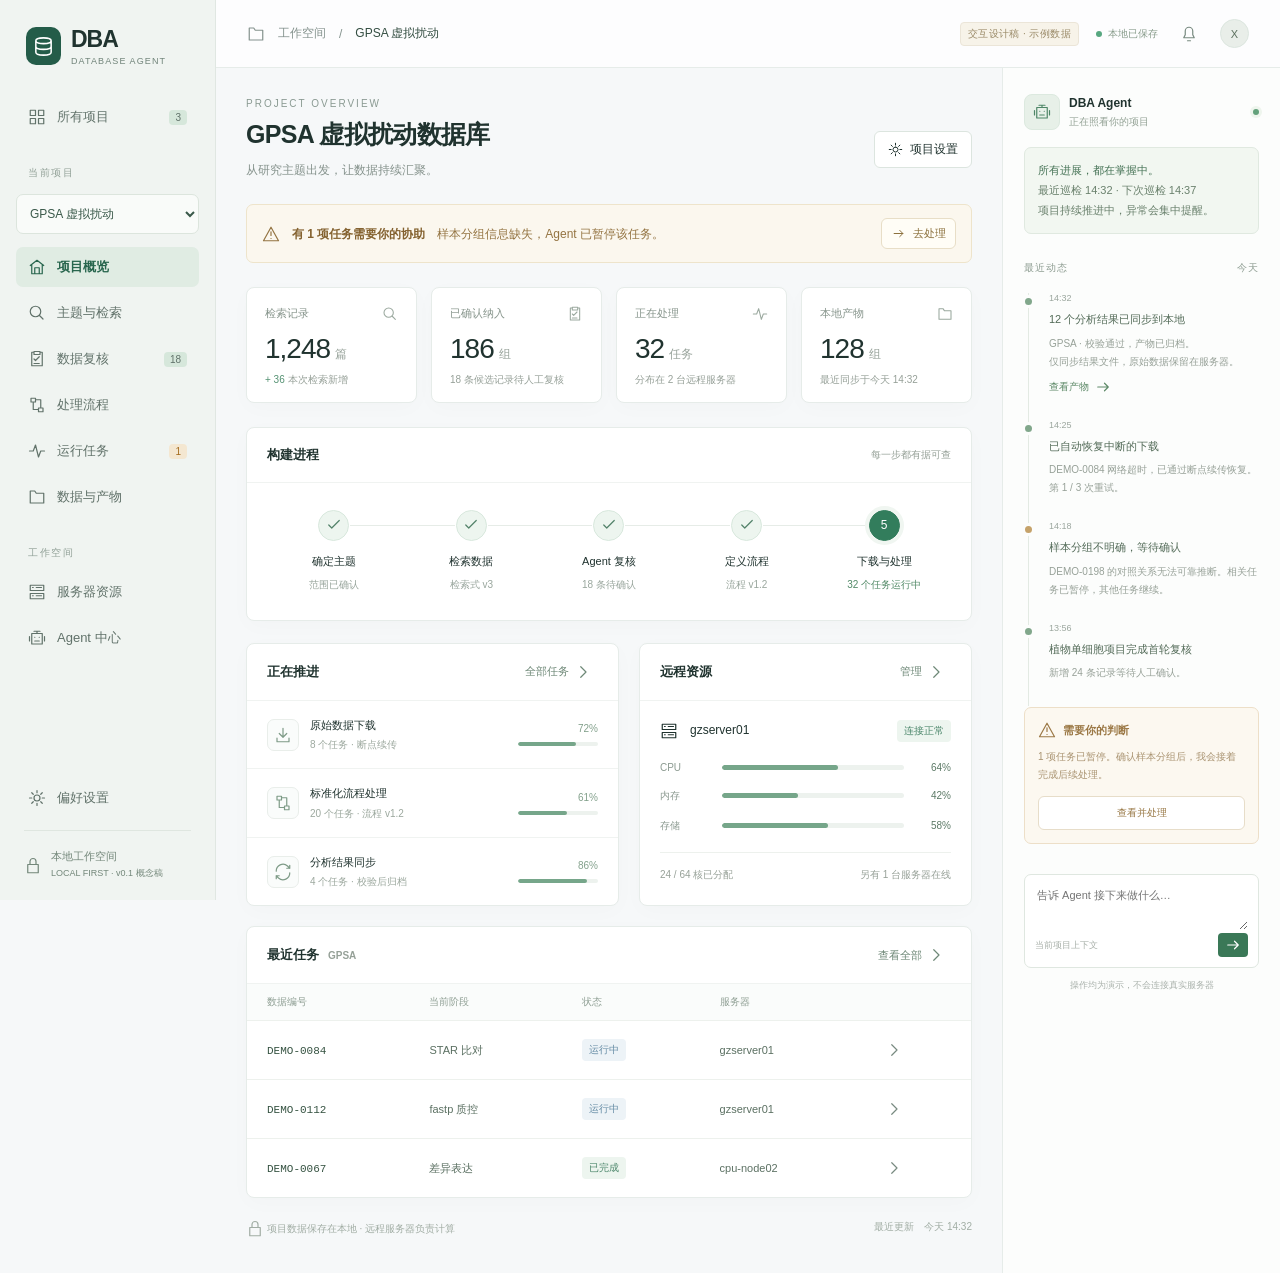
<file: design/DBA_design_package/index.html>
<!doctype html><html lang="zh-CN"><head><meta charset="UTF-8"><meta name="viewport" content="width=device-width,initial-scale=1"><title>DBA · 数据库构建工作台</title><style>
:root{--bg:#f6f8f9;--white:#fff;--ink:#20332f;--muted:#84908d;--line:#e6ece9;--green:#237c63;--soft:#eaf4ef;--orange:#be7c27;--red:#c16a58;--shadow:0 5px 22px #213b3005}*{box-sizing:border-box}body{margin:0;font-family:Inter,"PingFang SC","Microsoft YaHei",sans-serif;color:var(--ink);font-size:13px;background:var(--bg)}button,input,select,textarea{font:inherit}button{cursor:pointer;transition:.18s}button:hover{filter:brightness(.97)}button:focus-visible,input:focus-visible,textarea:focus-visible,select:focus-visible{outline:2px solid #419f82;outline-offset:3px}button{color:inherit}button:disabled{opacity:.5;cursor:not-allowed}svg{width:18px;height:18px;vertical-align:middle;fill:none;stroke:currentColor;stroke-width:1.6;stroke-linecap:round;stroke-linejoin:round}.app{min-height:100vh;display:grid;grid-template-columns:216px minmax(0,1fr)}.sidebar{background:#f0f4f1;border-right:1px solid #e0e7e2;padding:26px 16px 18px;display:flex;flex-direction:column;position:fixed;width:216px;height:100vh;z-index:5}.brand{display:flex;align-items:center;gap:10px;padding:0 10px 28px}.logo{display:grid;place-items:center;width:35px;height:38px;background:#245c49;color:white;border-radius:10px}.logo svg{width:23px;height:23px}.brand strong{font-size:23px;letter-spacing:-1px}.brand small{font-size:9px;display:block;letter-spacing:1.1px;color:#71847a;margin-top:3px}.nav{display:flex;gap:11px;align-items:center;border:0;background:none;width:100%;padding:11px 12px;text-align:left;border-radius:7px;margin:3px 0;color:#61726a;position:relative}.nav.active{background:#e0ece3;color:#28664e;font-weight:600}.nav .count{margin-left:auto;font-size:10px;background:#d6e7db;padding:2px 6px;border-radius:4px}.nav .warn-count{background:#f4e7d1;color:#a56d20}.label{font-size:10px;letter-spacing:1.5px;color:#91a097;padding:26px 12px 9px;text-transform:uppercase}.project-selector{width:100%;border:1px solid #dce5dd;padding:11px 9px;background:#f9fbf9;border-radius:7px;color:#3a594a;margin:5px 0 10px;font-size:12px}.sidebar-bottom{margin-top:auto;padding-top:28px}.local{border-top:1px solid #dfe6e0;margin:12px 8px 0;padding-top:18px;display:flex;gap:9px;align-items:center;font-size:11px;color:#73877a}.dot{display:inline-block;width:6px;height:6px;background:#57a780;border-radius:50%;margin-right:6px}.shell{grid-column:2;min-width:0}.topbar{height:68px;background:#ffffffcc;border-bottom:1px solid var(--line);display:flex;align-items:center;justify-content:space-between;padding:0 31px;gap:12px}.crumb{color:#84928d;font-size:12px;display:flex;gap:13px;align-items:center}.crumb strong{font-weight:500;color:#344e42}.top-right{display:flex;gap:17px;align-items:center}.prototype{font-size:10px;letter-spacing:.4px;color:#9a8a68;background:#f7f3e9;border:1px solid #ebe5d8;padding:4px 7px;border-radius:4px}.avatar{display:grid;place-items:center;width:29px;height:29px;border:1px solid #dce6df;border-radius:50%;background:#e9eee9;font-size:11px;color:#5d715f}.layout{display:grid;grid-template-columns:minmax(0,1fr) 278px;min-height:calc(100vh - 68px)}main{padding:30px;min-width:0}.eyebrow{font-size:10px;color:#8a9a92;letter-spacing:2px;text-transform:uppercase;margin:0 0 9px}.page-title{display:flex;align-items:center;justify-content:space-between;gap:12px;margin-bottom:24px}.page-title h1{font-size:25px;letter-spacing:-.7px;margin:0 0 9px;font-weight:600}.page-title p{margin:0;color:#85928c;font-size:12px;line-height:1.7}.button{display:inline-flex;align-items:center;justify-content:center;gap:7px;border:1px solid #dce5df;background:white;border-radius:6px;padding:9px 13px;font-size:12px;white-space:nowrap}.button.primary{background:#287859;border-color:#287859;color:white}.button.soft{background:#edf5ef;border-color:#dfeae2;color:#367657}.button.small{padding:6px 9px;font-size:11px}.button svg{width:15px;height:15px}.icon-button{border:0;background:none;padding:5px;color:#788a80;display:inline-flex;align-items:center}.badge{font-size:10px;border-radius:4px;padding:4px 7px;display:inline-block;white-space:nowrap;color:#4b866a;background:#edf5ef}.badge.orange{color:#ac7a2e;background:#fbf2e3}.badge.blue{color:#648ba4;background:#edf3f7}.badge.gray{color:#8a9490;background:#f1f4f2}.badge.red{color:#b76b59;background:#faece7}.notice{background:#fbf7ee;border:1px solid #eee4cb;border-radius:7px;display:flex;align-items:center;gap:12px;padding:13px 15px;margin-bottom:24px;color:#947442;font-size:12px;line-height:1.5}.notice strong{color:#846230;font-weight:600}.notice .button{margin-left:auto;background:#fffdf6;border-color:#e8dec7;color:#8c713d}.notice svg{flex-shrink:0}.stats{display:grid;grid-template-columns:repeat(4,1fr);gap:14px;margin-bottom:24px}.stat{background:white;border:1px solid var(--line);border-radius:8px;padding:18px 18px 15px;box-shadow:var(--shadow)}.stat-top{display:flex;align-items:center;justify-content:space-between;font-size:11px;color:#87958c}.stat-top svg{color:#9ba99f;width:16px;height:16px}.stat-value{font-size:28px;font-weight:500;letter-spacing:-1px;margin:11px 0 8px;font-variant-numeric:tabular-nums}.stat-value small{font-size:12px;color:#99a49c;letter-spacing:0;margin-left:5px}.stat-note{font-size:10px;color:#96a098}.stat-note .positive{color:#559273}.card{background:white;border:1px solid var(--line);border-radius:8px;margin-bottom:22px;box-shadow:var(--shadow);overflow:hidden}.card-head{display:flex;justify-content:space-between;align-items:center;padding:18px 20px;border-bottom:1px solid #f0f3f1}.card-head h2{margin:0;font-size:13px;font-weight:600;display:flex;gap:9px;align-items:center}.card-head small{font-size:10px;color:#95a097}.text-button{border:0;background:none;font-size:11px;color:#6e8877;display:flex;gap:5px;align-items:center}.stepper{display:flex;padding:26px 18px 27px;gap:0}.step{flex:1;position:relative;text-align:center;cursor:pointer;min-width:0;background:none;border:0}.step:after{content:"";height:1px;background:#e6ece7;position:absolute;top:16px;left:62%;width:76%}.step:last-child:after{display:none}.step-num{margin:0 auto 13px;width:31px;height:31px;display:grid;place-items:center;border-radius:50%;background:#f3f5f3;color:#a6afa8;border:1px solid #e6ece6;font-size:12px;position:relative;z-index:1}.step.done .step-num{background:#edf5ef;border-color:#d8e8dd;color:#528269}.step.current .step-num{background:#327d5c;border-color:#327d5c;color:white;box-shadow:0 0 0 4px #f0f6f1}.step strong{font-size:11px;font-weight:500;display:block;margin-bottom:7px}.step small{font-size:10px;color:#99a69d}.step.current small{color:#518966}.two-col{display:grid;grid-template-columns:1.12fr 1fr;gap:20px}.two-col>.card{margin-bottom:20px}.task-row{display:flex;align-items:center;gap:11px;padding:16px 20px;border-bottom:1px solid #f0f3f1}.task-row:last-child{border:0}.tile-icon{width:32px;height:32px;border:1px solid #e9eeea;border-radius:7px;display:grid;place-items:center;color:#7e9b87;background:#fafcfb;flex-shrink:0}.row-main{flex:1;min-width:0}.row-main strong{font-size:11px;font-weight:500;display:block;line-height:1.5}.row-main small{font-size:10px;color:#9ca89e;display:block;margin-top:5px}.progress{height:4px;border-radius:4px;background:#edf2ee;overflow:hidden}.progress>i{height:100%;display:block;background:#76a68a;border-radius:4px}.progress.small{width:80px}.resource{padding:19px 20px}.resource-title{display:flex;align-items:center;justify-content:space-between;font-size:12px;margin-bottom:20px}.meter-row{display:grid;grid-template-columns:50px 1fr 35px;align-items:center;gap:12px;font-size:10px;color:#8b9a90;margin:16px 0}.meter-row .progress{height:5px}.meter-row b{font-weight:500;text-align:right;color:#5b7965}.resource-foot{display:flex;justify-content:space-between;font-size:10px;color:#97a198;border-top:1px solid #edf1ed;padding-top:15px;margin-top:19px}.table-wrap{overflow:auto}table{width:100%;border-collapse:collapse;white-space:nowrap}th{font-size:10px;text-align:left;font-weight:400;color:#90a095;background:#fafcfb;padding:11px 20px;border-bottom:1px solid #edf1ed}td{font-size:11px;padding:15px 20px;border-bottom:1px solid #edf1ed;color:#5b7062}tr:last-child td{border-bottom:0}td strong{color:#365342;font-weight:500}td small{display:block;color:#9aa69e;font-size:10px;margin-top:5px}.aside{background:#fcfdfc;border-left:1px solid var(--line);padding:26px 21px;display:flex;flex-direction:column}.agent-heading{display:flex;align-items:center;gap:9px;margin-bottom:17px}.agent-logo{background:#e7f0e8;color:#4e8667;border:1px solid #dce9df;border-radius:8px;padding:8px;display:flex}.agent-heading strong{display:block;font-size:12px;font-weight:600}.agent-heading small{font-size:10px;color:#93a295;display:block;margin-top:5px}.pulse{width:6px;height:6px;border-radius:50%;background:#63a17b;margin-left:auto;box-shadow:0 0 0 3px #eef5ed}.agent-summary{border:1px solid #e0e9e0;background:#f2f7f1;border-radius:7px;padding:13px;color:#69806c;font-size:11px;line-height:1.8}.agent-summary b{font-weight:500;color:#467356}.aside-label{font-size:10px;letter-spacing:1px;color:#8e9d92;margin:27px 0 18px;display:flex;justify-content:space-between}.timeline{position:relative}.event{padding:0 0 24px 20px;border-left:1px solid #e3eae3;position:relative;margin-left:4px}.event:before{content:"";position:absolute;width:7px;height:7px;background:#81a78b;border:3px solid #fcfdfc;border-radius:50%;left:-7px;top:2px}.event.warn:before{background:#c5a26a}.event time{font-size:9px;color:#9ba69e;display:block;margin-bottom:8px}.event strong{font-size:11px;font-weight:500;display:block;color:#536b58;margin-bottom:7px;line-height:1.5}.event p{font-size:10px;line-height:1.8;color:#97a198;margin:0}.event .text-button{margin-top:7px;padding:0;color:#5e8a68;font-size:10px}.help-card{border:1px solid #eddfc8;border-radius:7px;background:#fcf8f0;padding:13px;margin-top:1px}.help-card strong{font-size:11px;color:#9b7845;display:flex;gap:7px;align-items:center}.help-card p{font-size:10px;color:#aa9472;line-height:1.8;margin:9px 0 12px}.help-card .button{width:100%;background:white;border-color:#e7ddc9;color:#9a7a48;font-size:10px}.agent-input{margin-top:30px}.agent-input-box{border:1px solid #dfe7e0;background:white;border-radius:7px;padding:10px}.agent-input-box textarea{width:100%;height:45px;resize:vertical;border:0;background:none;font-size:11px;outline:none;line-height:1.6}.agent-input-footer{display:flex;justify-content:space-between;align-items:center;font-size:9px;color:#a8b0a9}.agent-input-footer button{border:0;background:#3a7857;color:white;border-radius:4px;padding:3px 6px}.bottom-note{text-align:center;font-size:9px;color:#aab2ac;margin-top:11px}.toolbar{display:flex;gap:10px;align-items:center;justify-content:space-between;margin-bottom:18px}.searchbox{padding:9px 12px;border:1px solid #dfe6df;border-radius:6px;background:white;font-size:11px;min-width:210px;color:#59715f}.tabs{display:flex;gap:4px;border-bottom:1px solid #e1e8e2;margin-bottom:20px}.tab{padding:11px 15px;border:0;background:none;color:#8b9b90;border-bottom:2px solid transparent;font-size:12px}.tab.active{color:#347555;border-color:#347555}.content-pad{padding:20px}.muted{color:#929f96;font-size:11px;line-height:1.8}.grid-projects{display:grid;grid-template-columns:repeat(2,minmax(0,1fr));gap:20px}.project-card{padding:23px;background:white;border:1px solid var(--line);border-radius:8px;text-align:left;display:block;width:100%}.project-card h2{font-size:17px;line-height:1.6;margin:16px 0 8px;font-weight:500}.project-card p{font-size:11px;color:#8e9f92;line-height:1.9;min-height:42px}.project-meta{display:flex;justify-content:space-between;font-size:10px;color:#889c8d;margin:22px 0 12px}.project-card.new{min-height:230px;border:1px dashed #cddbd0;display:flex;flex-direction:column;justify-content:center;align-items:center;background:#f4f8f4;color:#6e8d76}.form-grid{display:grid;grid-template-columns:1fr 1fr;gap:18px}.field{display:flex;flex-direction:column;gap:9px;margin-bottom:18px}.field label{font-size:11px;color:#637c6a}.field input,.field select,.field textarea{width:100%;border:1px solid #dce5dd;padding:10px 12px;border-radius:6px;background:white;line-height:1.6;color:#3e5b47;font-size:12px}.field textarea{resize:vertical;min-height:92px}.code{font-family:ui-monospace,SFMono-Regular,monospace;font-size:11px;line-height:1.9;color:#577c62;white-space:pre-wrap;word-break:break-word;background:#f5f8f5;border:1px solid #e7ede6;border-radius:6px;padding:16px;margin:0}.tags{display:flex;flex-wrap:wrap;gap:7px;margin:10px 0}.tag{padding:5px 8px;background:#f1f6f2;border:1px solid #e0e8df;border-radius:4px;font-size:10px;color:#79917e}.review-layout{display:grid;grid-template-columns:minmax(0,1fr) minmax(290px,1.05fr);gap:18px}.paper{display:block;width:100%;text-align:left;border:1px solid #e4ebe3;border-radius:7px;background:#fff;margin-bottom:10px;padding:16px}.paper.selected{border-color:#83a48b;background:#f5f9f5}.paper h3{font-size:12px;line-height:1.7;margin:10px 0 7px;font-weight:500}.paper small{font-size:10px;color:#9aa79d}.evidence{margin:18px 0;font-size:11px;color:#6e8474;line-height:1.9;border-left:2px solid #a5bea9;padding-left:13px}.decision{display:flex;gap:7px;flex-wrap:wrap}.flow-node{display:flex;align-items:center;gap:14px;padding:18px;border:1px solid #e1e8e0;border-radius:8px;background:white;position:relative;margin-bottom:23px}.flow-node:not(:last-child):after{content:"↓";position:absolute;bottom:-20px;left:32px;color:#a8b5a8;font-size:15px}.flow-number{height:30px;width:30px;border-radius:7px;background:#edf4ec;display:grid;place-items:center;color:#6c8b70;font-size:11px}.flow-node .row-main strong{font-size:12px}.flow-node code{font-size:10px;color:#93a594}.server-card{padding:20px;margin-bottom:16px;background:white;border:1px solid var(--line);border-radius:8px}.server-card h3{font-size:14px;margin:0 0 5px}.server-card .server-title{display:flex;justify-content:space-between;align-items:center}.large-grid{display:grid;grid-template-columns:1fr 1fr;gap:18px}.empty{padding:50px;text-align:center;color:#8c9d8f;line-height:2}.modal-backdrop{position:fixed;inset:0;z-index:50;background:#162a2266;backdrop-filter:blur(3px);display:flex;align-items:center;justify-content:center;padding:30px}.modal{width:590px;max-width:100%;max-height:90vh;overflow:auto;background:#fff;border-radius:12px;box-shadow:0 20px 100px #193b3033}.modal-head{padding:23px 26px 18px;border-bottom:1px solid var(--line);display:flex;justify-content:space-between;align-items:center}.modal-head h2{font-size:17px;margin:0;font-weight:500}.modal-body{padding:24px 26px}.modal-actions{display:flex;gap:9px;justify-content:flex-end;padding:16px 26px;border-top:1px solid var(--line);background:#fbfcfb}.toast{position:fixed;bottom:25px;left:50%;transform:translateX(-50%);background:#294f3e;color:#fff;padding:13px 20px;border-radius:8px;z-index:100;box-shadow:0 5px 30px #294f3e20;font-size:12px;max-width:85vw}.mono{font-family:ui-monospace,SFMono-Regular,monospace}.footer-line{font-size:10px;color:#a1ada4;display:flex;justify-content:space-between;margin:5px 0}.agent-chat{background:#edf4ed;padding:12px;border-radius:6px;font-size:11px;line-height:1.9;color:#65816c;margin-top:10px}.menu-toggle{display:none}.hide{display:none!important}@media(min-width:1600px){main{padding:36px 42px}.layout{grid-template-columns:minmax(0,1fr) 310px}.aside{padding:30px 26px}.stat{padding:22px}.stepper{padding:30px}.task-row{padding:20px}}@media(max-width:1220px){.layout{grid-template-columns:minmax(0,1fr) 244px}main{padding:23px}.aside{padding:24px 16px}.two-col{gap:14px}.stats{gap:9px}.stat{padding:15px 12px}.stat-value{font-size:25px}.app{grid-template-columns:190px minmax(0,1fr)}.sidebar{width:190px;padding:24px 12px}.review-layout{grid-template-columns:1fr}.page-title h1{font-size:23px}}@media(max-width:1040px){.aside{display:none}.layout{grid-template-columns:1fr}}@media(max-width:700px){.app{display:block}.sidebar{display:none}.sidebar.mobile{display:flex;width:216px;box-shadow:0 0 0 100vw #213d2266}.topbar{padding:0 16px}.top-right .prototype{display:none}.menu-toggle{display:inline-flex}.crumb{gap:6px;font-size:11px}main{padding:20px 16px}.page-title{align-items:flex-start}.page-title h1{font-size:21px}.stats{grid-template-columns:1fr 1fr}.two-col,.grid-projects,.large-grid,.form-grid{grid-template-columns:1fr}.stepper{padding:20px 7px}.step strong{font-size:10px}.step small{display:none}.notice{flex-wrap:wrap}.toolbar{flex-wrap:wrap}.searchbox{min-width:160px;max-width:100%}.tabs{overflow:auto;white-space:nowrap}.modal-backdrop{padding:15px}.page-title .button{padding:8px;font-size:10px}.footer-line{gap:10px}.top-right{gap:7px}}
</style></head><body><div id="app"></div><div id="modal-root"></div><div id="toast-root" aria-live="polite"></div><script>
const paths={database:'M4 6c0-4 16-4 16 0s-16 4-16 0Zm0 0v6c0 4 16 4 16 0V6M4 12v6c0 4 16 4 16 0v-6',grid:'M3 3h7v7H3zM14 3h7v7h-7zM3 14h7v7H3zM14 14h7v7h-7z',home:'M3 10 12 3l9 7M5 9v12h14V9M9 21v-8h6v8',search:'M20 20l-5-5M17 10a7 7 0 1 1-14 0 7 7 0 0 1 14 0',check:'m5 12 4 4L19 6',review:'M8 3H5v18h14V3h-3M8 2h8v4H8zM8 12l2 2 5-5M8 18h7',flow:'M4 3h6v5H4zM14 16h6v5h-6zM7 8v10h7M10 5h7v11',play:'m8 5 11 7-11 7z',server:'M3 3h18v7H3zM3 14h18v7H3zM6 6h1M6 17h1M11 6h7M11 17h7',folder:'M3 6V4h6l2 3h10v13H3z',agent:'M8 3h8M12 3v3M5 6h14v14H5zM2 10v6M22 10v6M9 11h.1M15 11h.1M9 16h6',settings:'M12 8a4 4 0 1 0 0 8 4 4 0 0 0 0-8M12 2v3M12 19v3M2 12h3M19 12h3M5 5l2 2M17 17l2 2M5 19l2-2M17 7l2-2',plus:'M12 5v14M5 12h14',arrow:'M5 12h14m-5-5 5 5-5 5',chevron:'m9 5 7 7-7 7',clock:'M12 8v5l3 2M22 12a10 10 0 1 1-20 0 10 10 0 0 1 20 0',alert:'m12 3 10 18H2zM12 9v5M12 18h.1',down:'M12 3v12m-5-5 5 5 5-5M4 16v5h16v-5',sync:'M3 11a9 9 0 0 1 15-7l3 3M21 3v4h-4M21 13A9 9 0 0 1 6 20l-3-3M3 21v-4h4',bell:'M5 17h14l-2-4V8a5 5 0 0 0-10 0v5zM10 21h4',close:'M6 6l12 12M18 6 6 18',terminal:'m5 6 5 5-5 5M12 17h7',file:'M5 2h9l5 5v15H5zM14 2v6h5M8 12h8M8 16h6',pause:'M8 5v14M16 5v14',menu:'M3 6h18M3 12h18M3 18h18',lock:'M5 10h14v11H5zM8 10V6a4 4 0 0 1 8 0v4',edit:'m15 3 6 6-12 12H3v-6zM12 6l6 6',activity:'M2 12h5l3-8 4 16 3-8h5'};
const I=n=>`<svg viewBox="0 0 24 24" aria-hidden="true"><path d="${paths[n]||paths.file}"/></svg>`;
const esc=s=>String(s).replace(/[&<>"']/g,c=>({'&':'&amp;','<':'&lt;','>':'&gt;','"':'&quot;',"'":'&#39;'}[c]));
const projects=[{name:'GPSA 虚拟扰动数据库',short:'GPSA 虚拟扰动',desc:'整合人类基因扰动转录组，构建可检索的表达响应数据库。',tag:'自动处理中',color:'',stage:4,n:1248,progress:72},{name:'植物单细胞图谱',short:'植物单细胞图谱',desc:'收集植物单细胞与单核测序研究，建立统一的数据资源目录。',tag:'待人工复核',color:'orange',stage:2,n:386,progress:36},{name:'作物表型与多组学',short:'作物表型与多组学',desc:'关联作物表型与多组学数据，整理可用于预测建模的数据集。',tag:'检索中',color:'blue',stage:1,n:214,progress:18}];
let st={page:'overview',project:0,filter:'pending',paper:0,decisions:{},paused:false,issue:false,query:'("gene perturbation" OR knockout OR knockdown OR CRISPRi OR RNAi)\nAND ("RNA-seq" OR transcriptome OR "gene expression")\nAND (human OR "Homo sapiens")',locked:true,workflow:['SRA Toolkit 3.1','fastp 0.24','STAR 2.7','featureCounts 2.0','DESeq2 1.46'],servers:[],message:'',newProjects:[]};
try{let saved=JSON.parse(localStorage.getItem('dba-design-v1'));if(saved)Object.assign(st,saved)}catch(e){};projects.push(...st.newProjects);if(st.projectMeta)projects.forEach((p,i)=>Object.assign(p,st.projectMeta[i]||{}));if(!projects[st.project])st.project=0;
function save(){st.projectMeta=projects.map(p=>({...p}));try{localStorage.setItem('dba-design-v1',JSON.stringify(st))}catch(e){}};
const papers=[{id:'DEMO-0142',title:'Transcriptomic profiling of TP53 loss in human epithelial cells',species:'Homo sapiens',cell:'A549',gene:'TP53',type:'CRISPR knockout',decision:'建议纳入',confidence:'高',reason:'包含明确的单基因扰动与匹配对照，提供原始 RNA-seq 数据。',quote:'演示摘要：对 TP53 敲除细胞及非靶向对照进行三次生物学重复的 RNA-seq 测序。',n:'6 个样本'},{id:'DEMO-0198',title:'Context-dependent transcriptional responses to MYC silencing',species:'Homo sapiens',cell:'多细胞系',gene:'MYC',type:'siRNA knockdown',decision:'需要确认',confidence:'中',reason:'检测到基因敲低实验，但对照样本的分组信息不完整。',quote:'演示摘要：对多个细胞系开展 MYC 沉默实验，数据附件未明确全部 control 与 treatment 的配对关系。',n:'12 个样本'},{id:'DEMO-0236',title:'Perturbation of chromatin regulators reshapes cell identity',species:'Homo sapiens',cell:'K562',gene:'多基因',type:'CRISPR screen',decision:'建议排除',confidence:'高',reason:'筛选数据为细胞存活率读出，不符合转录组数据要求。',quote:'演示摘要：通过 pooled CRISPR screen 定量测量细胞增殖与存活，不包含 RNA-seq 数据。',n:'未匹配 RNA-seq'}];
let jobRows=[['DEMO-0084','STAR 比对','运行中','68%','gzserver01'],['DEMO-0112','fastp 质控','运行中','42%','gzserver01'],['DEMO-0067','差异表达','已完成','100%','cpu-node02'],['DEMO-0198','样本分组','需要协助','—','gzserver01']];
const navs=[['overview','home','项目概览'],['search','search','主题与检索'],['review','review','数据复核'],['workflow','flow','处理流程'],['jobs','activity','运行任务'],['results','folder','数据与产物']];
const badge=(s,c='')=>`<span class="badge ${c}">${s}</span>`;
const btn=(s,act,cls='',icon='')=>`<button class="button ${cls}" onclick="${act}">${icon?I(icon):''}${s}</button>`;
const head=(ey,t,sub,action='')=>`<p class="eyebrow">${ey}</p><div class="page-title"><div><h1>${t}</h1><p>${sub}</p></div>${action}</div>`;
function go(page){st.page=page;save();render();window.scrollTo(0,0)}
const scopedKeys=['decisions','paper','filter','query','locked','workflow','params','resources','concurrency','organism','assay','criteria','notes','flowServer'];
function scopeSave(){st.scopes=st.scopes||{};st.scopes[st.project]=Object.fromEntries(scopedKeys.map(k=>[k,st[k]]));}
function scopeLoad(i){scopedKeys.forEach(k=>delete st[k]);Object.assign(st,{decisions:{},paper:0,filter:'pending',locked:i===0,workflow:i===0?['SRA Toolkit 3.1','fastp 0.24','STAR 2.7','featureCounts 2.0','DESeq2 1.46']:['SRA Toolkit','fastp','STARsolo','Scanpy','用户自定义'],query:i===1?'(plant OR Arabidopsis OR crop) AND ("single-cell" OR "single-nucleus" OR scRNA-seq OR snRNA-seq)':'',notes:{}},(st.scopes||{})[i]||{});}
function project(i){scopeSave();st.project=Number(i);scopeLoad(st.project);st.page='overview';save();render()}
function render(){const p=projects[st.project];document.getElementById('app').innerHTML=`<div class="app"><nav class="sidebar" aria-label="主导航"><div class="brand"><span class="logo">${I('database')}</span><div><strong>DBA</strong><small>DATABASE AGENT</small></div></div><button class="nav ${st.page==='projects'?'active':''}" onclick="go('projects')">${I('grid')}所有项目<span class="count">${projects.length}</span></button><div class="label">当前项目</div><select class="project-selector" aria-label="切换项目" onchange="project(this.value)">${projects.map((p,i)=>`<option value="${i}" ${i===st.project?'selected':''}>${esc(p.short)}</option>`).join('')}</select>${navs.map(([v,ico,n])=>`<button class="nav ${st.page===v?'active':''}" onclick="go('${v}')">${I(ico)}${n}${v==='review'?`<span class="count">${st.project===0?18-Object.keys(st.decisions).length:st.project===1?24-Object.keys(st.decisions).length:0}</span>`:v==='jobs'&&st.project===0&&!st.issue?'<span class="count warn-count">1</span>':''}</button>`).join('')}<div class="label">工作空间</div>${[['servers','server','服务器资源'],['agent','agent','Agent 中心']].map(([v,ico,n])=>`<button class="nav ${st.page===v?'active':''}" onclick="go('${v}')">${I(ico)}${n}</button>`).join('')}<div class="sidebar-bottom"><button class="nav" onclick="settings()">${I('settings')}偏好设置</button><div class="local">${I('lock')}<span>本地工作空间<br><small style="font-size:9px;line-height:2">LOCAL FIRST · v0.1 概念稿</small></span></div></div></nav><div class="shell"><header class="topbar"><div class="crumb"><button class="icon-button menu-toggle" onclick="document.querySelector('.sidebar').classList.toggle('mobile')" aria-label="导航菜单">${I('menu')}</button>${I('folder')}<span>工作空间</span><span>/</span><strong>${st.page==='projects'?'所有项目':esc(p.short)}</strong></div><div class="top-right"><span class="prototype">交互设计稿 · 示例数据</span><span style="font-size:10px;color:#889c8b"><i class="dot"></i>本地已保存</span><button class="icon-button" aria-label="通知" onclick="go('agent')">${I('bell')}</button><span class="avatar">X</span></div></header><div class="layout"><main>${st.project!==0&&['jobs','results'].includes(st.page)?emptyProjectPage():pages[st.page]?pages[st.page]():overview()}</main>${aside()}</div></div></div>`;}
function aside(){return `<aside class="aside"><div class="agent-heading"><span class="agent-logo">${I('agent')}</span><div><strong>DBA Agent</strong><small>${st.paused?'自动巡检已暂停':'正在照看你的项目'}</small></div><i class="pulse"></i></div><div class="agent-summary">${st.paused?'自动巡检已暂停。远程运行中的任务不会被中断。':'<b>所有进展，都在掌握中。</b><br>最近巡检 14:32 · 下次巡检 14:37<br>项目持续推进中，异常会集中提醒。'}</div><div class="aside-label"><span>最近动态</span><span>今天</span></div><div class="timeline"><div class="event"><time>14:32</time><strong>12 个分析结果已同步到本地</strong><p>GPSA · 校验通过，产物已归档。<br>仅同步结果文件，原始数据保留在服务器。</p><button class="text-button" onclick="go('results')">查看产物 ${I('arrow')}</button></div><div class="event"><time>14:25</time><strong>已自动恢复中断的下载</strong><p>DEMO-0084 网络超时，已通过断点续传恢复。第 1 / 3 次重试。</p></div><div class="event warn"><time>14:18</time><strong>${st.issue?'样本分组问题已处理':'样本分组不明确，等待确认'}</strong><p>${st.issue?'已收到人工分组信息，任务恢复排队。':'DEMO-0198 的对照关系无法可靠推断。相关任务已暂停，其他任务继续。'}</p></div><div class="event"><time>13:56</time><strong>植物单细胞项目完成首轮复核</strong><p>新增 24 条记录等待人工确认。</p></div></div>${!st.issue?`<div class="help-card"><strong>${I('alert')}需要你的判断</strong><p>1 项任务已暂停。确认样本分组后，我会接着完成后续处理。</p>${btn('查看并处理','helpIssue()')}</div>`:''}<div class="agent-input"><div class="agent-input-box"><textarea id="agent-message" aria-label="向 Agent 发送指令" placeholder="告诉 Agent 接下来做什么…"></textarea><div class="agent-input-footer"><span>当前项目上下文</span><button onclick="sendAgent()" aria-label="发送指令">${I('arrow')}</button></div></div>${st.message?`<div class="agent-chat">${esc(st.message)}</div>`:''}<div class="bottom-note">操作均为演示，不会连接真实服务器</div></div></aside>`}
function stats(items){return `<div class="stats">${items.map(([l,n,u,t,ic])=>`<div class="stat"><div class="stat-top">${l}${I(ic)}</div><div class="stat-value">${n}<small>${u}</small></div><div class="stat-note">${t}</div></div>`).join('')}</div>`}
function steps(){let p=projects[st.project];return `<div class="stepper">${[['确定主题','范围已确认','search'],['检索数据','检索式 v3','search'],['Agent 复核',(18-Object.keys(st.decisions).length)+' 条待确认','review'],['定义流程','流程 v1.2','workflow'],['下载与处理','32 个任务运行中','jobs']].map(([n,t,v],i)=>`<button class="step ${i<p.stage?'done':i===p.stage?'current':''}" onclick="go('${v}')"><span class="step-num">${i<p.stage?I('check'):i+1}</span><strong>${n}</strong><small>${st.project===0?t:i<p.stage?'已完成':i===p.stage?'进行中':'待开始'}</small></button>`).join('')}</div>`}
function overview(){const p=projects[st.project];let demo=st.project===0;return head('PROJECT OVERVIEW',esc(p.name),'从研究主题出发，让数据持续汇聚。',btn('项目设置','projectSettings()','','settings'))+(demo&&!st.issue?`<div class="notice">${I('alert')}<span><strong>有 1 项任务需要你的协助</strong>　样本分组信息缺失，Agent 已暂停该任务。</span>${btn('去处理','helpIssue()','small','arrow')}</div>`:'')+stats(demo?[['检索记录','1,248','篇','<span class="positive">+ 36</span> 本次检索新增','search'],['已确认纳入',186+Object.values(st.decisions).filter(x=>x==='accepted').length,'组',(18-Object.keys(st.decisions).length)+' 条候选记录待人工复核','review'],['正在处理','32','任务','分布在 2 台远程服务器','activity'],['本地产物','128','组','最近同步于今天 14:32','folder']]:[['检索记录',p.n,'篇','宽范围检索 · 已去重','search'],['待复核',p.stage===2?'24':'0','篇','按证据逐条确认','review'],['正在处理','0','任务','等待数据与流程确认','activity'],['本地产物','0','组','处理完成后同步','folder']])+`<section class="card"><div class="card-head"><h2>构建进程</h2><small>每一步都有据可查</small></div>${steps()}</section>${demo?`<div class="two-col"><section class="card"><div class="card-head"><h2>正在推进</h2><button class="text-button" onclick="go('jobs')">全部任务 ${I('chevron')}</button></div>${[['down','原始数据下载','8 个任务 · 断点续传','72'],['flow','标准化流程处理','20 个任务 · 流程 v1.2','61'],['sync','分析结果同步','4 个任务 · 校验后归档','86']].map(([ic,t,s,v])=>`<div class="task-row"><span class="tile-icon">${I(ic)}</span><div class="row-main"><strong>${t}</strong><small>${s}</small></div><div><div style="font-size:10px;color:#82a08b;text-align:right;margin-bottom:8px">${v}%</div><div class="progress small"><i style="width:${v}%"></i></div></div></div>`).join('')}</section><section class="card"><div class="card-head"><h2>远程资源</h2><button class="text-button" onclick="go('servers')">管理 ${I('chevron')}</button></div><div class="resource"><div class="resource-title"><span>${I('server')}　gzserver01</span>${badge('连接正常')}</div>${[['CPU','64%'],['内存','42%'],['存储','58%']].map(([n,v])=>`<div class="meter-row"><span>${n}</span><div class="progress"><i style="width:${v}"></i></div><b>${v}</b></div>`).join('')}<div class="resource-foot"><span>24 / 64 核已分配</span><span>另有 1 台服务器在线</span></div></div></section></div><section class="card"><div class="card-head"><h2>最近任务 <small>GPSA</small></h2><button class="text-button" onclick="go('jobs')">查看全部 ${I('chevron')}</button></div>${jobsTable(jobRows.slice(0,3))}</section>`:`<section class="card"><div class="card-head"><h2>项目下一步</h2>${badge(p.tag,p.color)}</div><div class="content-pad"><p class="muted">${p.stage===2?'Agent 已完成初步判断，请检查纳入建议及其证据。人工确认后，数据才能进入处理队列。':'先确定数据纳入范围、检索来源和宽范围检索词。检索完成后，Agent 将逐条复核。'}</p>${btn(p.stage===2?'进入数据复核':'配置主题与检索',`go('${p.stage===2?'review':'search'}')`,'primary','arrow')}</div></section>`}<div class="footer-line"><span>${I('lock')} 项目数据保存在本地 · 远程服务器负责计算</span><span>最近更新　今天 14:32</span></div>`}
function allProjects(){return head('YOUR WORKSPACE','所有数据库项目','每个主题，一个独立的研究空间。多个项目可以并行推进。',btn('新建项目','newProject()','primary','plus'))+stats([['数据库项目',projects.length,'个','独立配置 · 独立数据目录','database'],['运行中','1','项目','按资源配额并行调度','activity'],['待你处理',st.issue?'24':'25','项','复核记录与求助请求','review'],['在线服务器','2','台','跨项目共享计算资源','server']])+`<div class="grid-projects">${projects.map((p,i)=>`<button class="project-card" onclick="project(${i})"><div style="display:flex;justify-content:space-between"><span class="tile-icon">${I('database')}</span>${badge(p.tag,p.color)}</div><h2>${esc(p.name)}</h2><p>${esc(p.desc)}</p><div class="project-meta"><span>${p.n.toLocaleString()} 条检索记录</span><span>${p.progress}% 构建进度</span></div><div class="progress"><i style="width:${p.progress}%"></i></div></button>`).join('')}<button class="project-card new" onclick="newProject()">${I('plus')}<h2>开始一个新的数据库</h2><span style="font-size:11px">从你关心的研究主题出发</span></button></div>`}
function searchPage(){const plant=st.project===1;return head('DISCOVERY','主题与检索','先广泛检索，再逐条判断。检索范围、策略与历史始终可追溯。',btn('运行检索','runSearch()','primary','search'))+`<div class="tabs"><button class="tab active">检索策略</button><button class="tab" onclick="searchHistory()">检索历史 <span style="color:#9baa9c">3</span></button></div><div class="card"><div class="card-head"><h2>数据库主题</h2>${badge(projects[st.project].stage>0?'主题已确认':'待确认',projects[st.project].stage>0?'':'gray')}</div><div class="content-pad"><div class="field"><label>研究目标</label><textarea id="topic">${esc(projects[st.project].desc)}</textarea></div><div class="form-grid"><div class="field"><label>研究对象</label><input id="organism" value="${esc(st.organism||(plant?'植物 · Viridiplantae':st.project===0?'人类 · Homo sapiens':''))}"></div><div class="field"><label>数据类型</label><input id="assay" value="${esc(st.assay||(plant?'scRNA-seq / snRNA-seq':st.project===0?'基因扰动 RNA-seq':''))}"></div></div><div class="field"><label>纳入标准</label><textarea id="criteria">${esc(st.criteria||(plant?'实际分析植物单细胞或单核测序数据；原创研究或方法研究；允许公共数据再分析。':st.project===0?'明确的基因扰动实验；具备匹配对照与生物学重复；可获取原始测序数据或表达矩阵。':''))}</textarea></div>${btn('保存研究范围','saveScope()','small')}</div></div><div class="card"><div class="card-head"><h2>宽范围检索策略</h2><small>${st.project===0?'检索式 v3':'检索草稿'} · 可编辑</small></div><div class="content-pad"><div class="tags">${['PubMed','GEO','SRA','Europe PMC'].map(n=>`<label class="tag"><input type="checkbox" checked style="accent-color:#448461"> ${n}</label>`).join('')}</div><div class="field" style="margin-top:17px"><label>检索表达式</label><textarea class="mono" id="query" style="min-height:140px">${esc(st.query||'')}</textarea></div><div class="notice" style="margin:0 0 17px;font-size:11px">${I('search')}此阶段优先保证召回率。同义词和相邻技术词可保留，由 Agent 在后续复核中判断。</div>${btn('保存检索式','saveQuery()','soft','check')}</div></div>`}
function reviewPage(){if(st.project>1)return head('EVIDENCE REVIEW','数据复核','Agent 提供判断与证据，最终纳入由你确认。')+`<div class="card empty">尚无待复核记录<br>${btn('先运行主题检索',"go('search')",'small')}</div>`;let filtered=papers.filter((p,i)=>st.filter==='all'||(st.filter==='pending'?!st.decisions[i]:st.decisions[i]===st.filter));if(filtered.length&&!filtered.includes(papers[st.paper]))st.paper=papers.indexOf(filtered[0]);let a=papers[st.paper];return head('EVIDENCE REVIEW','数据复核','Agent 提供判断与证据，最终纳入由你确认。',badge('3 条可操作示例 · 其余为统计占位','gray'))+`<div class="tabs">${[['pending','待确认'],['accepted','已纳入'],['excluded','已排除'],['all','全部记录']].map(([v,n])=>`<button class="tab ${st.filter===v?'active':''}" onclick="st.filter='${v}';render()">${n}</button>`).join('')}</div><div class="review-layout"><div>${filtered.length?filtered.map(p=>{let i=papers.indexOf(p);return `<button class="paper ${st.paper===i?'selected':''}" onclick="st.paper=${i};render()"><div style="display:flex;justify-content:space-between">${badge(st.decisions[i]==='accepted'?'已纳入':st.decisions[i]==='excluded'?'已排除':p.decision,p.decision==='需要确认'?'orange':p.decision==='建议排除'?'gray':'')}<small>${p.id}</small></div><h3>${st.project===1?['Single-cell transcriptome atlas of Arabidopsis roots','Single-nucleus profiling of rice under salt stress','Spatial mapping of leaf development'][i]:p.title}</h3><small>${st.project===1?'植物 · 单细胞候选研究':p.cell+' · '+p.type} · 示例记录</small></button>`}).join(''):'<div class="card empty">这一分类暂无记录。</div>'}</div><div class="card"><div class="card-head"><h2>证据与判断</h2>${badge('Agent 复核')}</div><div class="content-pad"><div class="eyebrow">${a.id} · DEMO DATA</div><h3 style="font-weight:500;font-size:15px;line-height:1.7">${st.project===1?'植物单细胞候选研究':a.title}</h3><div class="tags"><span class="tag">${st.project===1?'植物':a.species}</span><span class="tag">${st.project===1?'RNA 测序':a.n}</span></div><h4 style="font-size:11px;margin-top:25px">Agent 判断 · 置信度${a.confidence}</h4><p class="muted">${st.project===1?'请核实研究是否实际分析了植物单细胞或单核测序数据，原始数据链接及样本元数据是否完整。':a.reason}</p><div class="evidence">${st.project===1?'演示证据：从文章方法和数据可用性声明中提取测序技术、研究对象和数据编号，供用户检查。':a.quote}</div><div class="field"><label>人工备注</label><textarea id="review-note" placeholder="记录纳入理由、排除理由或需补充的信息…" style="min-height:70px">${esc((st.notes||{})[st.paper]||'')}</textarea></div><div class="decision">${btn('确认纳入',"decide('accepted')",'primary','check')}${btn('排除',"decide('excluded')",'','close')}${btn('稍后检查',"deferPaper()",'','clock')}</div><p class="muted" style="font-size:10px;margin-bottom:0">未确认的数据不会进入处理队列。此处文献与证据均为演示。</p></div></div></div>`}
function workflowPage(){return head('PIPELINE BUILDER','定义处理流程','使用你信任的工具，固定流程后交给 Agent 执行。',btn(st.locked?'已锁定 v1.2':'保存并锁定',st.locked?'unlockFlow()':'lockFlow()','primary',st.locked?'lock':'check'))+`<div class="notice" style="background:#f0f6f0;border-color:#e0eade;color:#6d866c">${I('lock')}${st.locked?'当前流程已锁定。Agent 可重试、恢复下载和清理临时文件；更改工具、参考文件或分析参数需要你确认。':'编辑模式：点击步骤调整工具与参数。锁定版本后才能开始运行。'}</div><div class="two-col" style="grid-template-columns:1.4fr 1fr"><div>${[['数据获取','从 GEO / SRA 下载原始数据','down'],['质量控制','过滤低质量序列与接头','review'],['参考基因组比对',st.project===0?'GRCh38 · GENCODE v46':'由用户提供参考文件','flow'],['基因表达定量','生成 gene × sample counts','database'],['差异表达分析','明确分组与对比设计','activity']].map(([t,s,ic],i)=>`<div class="flow-node"><span class="flow-number">${I(ic)}</span><div class="row-main"><strong>${t}</strong><small>${s}</small><code>${esc(st.workflow[i])}</code></div><button class="icon-button" onclick="editStep(${i})" aria-label="编辑${t}">${I(st.locked?'lock':'edit')}</button></div>`).join('')}</div><div><div class="card"><div class="card-head"><h2>运行配置</h2></div><div class="content-pad"><div class="field"><label>执行服务器</label><select id="flow-server" ${st.locked?'disabled':''}><option ${st.flowServer==='gzserver01 · SSH'?'selected':''}>gzserver01 · SSH</option><option ${st.flowServer==='cpu-node02 · Slurm'?'selected':''}>cpu-node02 · Slurm</option></select></div><div class="field"><label>每个任务资源</label><input id="flow-resources" ${st.locked?'disabled':''} value="${esc(st.resources||'8 CPU · 32 GB RAM')}"></div><div class="field"><label>并发任务上限</label><input id="flow-concurrency" type="number" min="1" max="64" ${st.locked?'disabled':''} value="${st.concurrency||4}"></div><p class="muted">资源由多个项目共享。任务超出配额时会排队等待。</p></div></div><div class="card"><div class="card-head"><h2>结果同步策略</h2></div><div class="content-pad"><p class="muted">同步质控报告、表达矩阵、差异分析表与运行记录。</p><div class="tags"><span class="tag">校验文件完整性</span><span class="tag">增量同步</span><span class="tag">保留原始数据于远端</span></div></div></div>${btn('创建处理任务','launchJobs()','primary','play')}</div></div>`}
function jobsTable(rows){return `<div class="table-wrap"><table><thead><tr><th>数据编号</th><th>当前阶段</th><th>状态</th><th>服务器</th><th></th></tr></thead><tbody>${rows.map((r,i)=>`<tr><td><strong class="mono">${r[0]}</strong></td><td>${r[1]}</td><td>${badge(st.issue&&r[2]==='需要协助'?'排队中':r[2],r[2]==='需要协助'&&!st.issue?'orange':r[2]==='运行中'?'blue':'')}</td><td>${r[4]}</td><td><button class="icon-button" onclick="jobDetail(${jobRows.indexOf(r)>=0?jobRows.indexOf(r):i})" aria-label="查看 ${r[0]}">${I('chevron')}</button></td></tr>`).join('')}</tbody></table></div>`}
function jobsPage(){return head('REMOTE EXECUTION','运行任务','远程执行，本地掌握。每一个任务都有完整的运行记录。',btn('调度设置','settings()','','settings'))+stats([['运行中','32','任务','下载 8 · 处理 20 · 同步 4','activity'],['排队中',st.issue?'15':'14','任务','资源空闲后自动提交','clock'],['已完成','128','组','通过校验并归档','check'],['需要协助',st.issue?'0':'1','项',st.issue?'已恢复相关任务':'其他任务不受影响','alert']])+`<div class="toolbar"><div class="tabs" style="margin:0;border:0"><button class="tab active" onclick="filterJobs('all',this)">全部</button><button class="tab" onclick="filterJobs('running',this)">运行中</button><button class="tab" onclick="filterJobs('help',this)">需要协助</button></div><input class="searchbox" placeholder="搜索数据编号…" aria-label="搜索任务" oninput="searchJobs(this.value)"></div><div class="card" id="jobs-table">${jobsTable(jobRows)}</div><p class="muted">任务列表为 4 条代表性示例；上方数字用于展示真实项目中的汇总视图。</p>`}
function serversPage(){return head('COMPUTE RESOURCES','服务器资源','连接你的计算资源，为每个项目分配合适的运行空间。',btn('添加服务器','addServer()','primary','plus'))+`<div class="notice" style="background:#f0f6f0;border-color:#e0eade;color:#6d866c">${I('server')}计算在服务器完成，分析结果同步回本地。跨项目资源配额由调度器统一管理。</div><div class="large-grid">${[{name:'gzserver01',host:'research@gzserver01',mode:'SSH',cpu:64,mem:256,used:64,ram:42},{name:'cpu-node02',host:'research@cpu-node02',mode:'Slurm',cpu:128,mem:512,used:38,ram:28},...st.servers].map((s,i)=>`<section class="server-card"><div class="server-title"><span class="tile-icon">${I('server')}</span>${badge(i<2?'在线 · 示例':'待连接','gray')}</div><h3 style="margin-top:20px">${esc(s.name)}</h3><p class="muted mono">${esc(s.host)}</p><div class="tags"><span class="tag">${s.mode}</span><span class="tag">${s.cpu} CPU</span><span class="tag">${s.mem} GB RAM</span></div>${[['CPU',s.used],['内存',s.ram]].map(([n,v])=>`<div class="meter-row"><span>${n}</span><div class="progress"><i style="width:${v}%"></i></div><b>${v}%</b></div>`).join('')}<div style="display:flex;gap:8px;margin-top:22px">${btn('连接检查',`testServer(${i})`,'small','sync')}${btn('资源分配',`serverQuota(${i})`,'small','settings')}</div></section>`).join('')}</div><section class="card"><div class="card-head"><h2>项目资源配额</h2><small>运行中的任务优先保留资源</small></div><div class="table-wrap"><table><thead><tr><th>项目</th><th>服务器</th><th>CPU 配额</th><th>最大并发</th></tr></thead><tbody><tr><td>GPSA 虚拟扰动</td><td>gzserver01</td><td>${st.quota||'32'} 核</td><td>4</td></tr><tr><td>植物单细胞图谱</td><td>cpu-node02</td><td>64 核</td><td>8</td></tr></tbody></table></div></section>`}
function resultsPage(){return head('LOCAL COLLECTION','数据与产物','把远程计算转化为本地、可追溯、可建库的数据资产。',btn('导出产物清单','exportManifest()','','down'))+stats([['本地数据集','128','组','每组关联原始研究与处理版本','database'],['同步完成','96.9','%','124 / 128 组已完成本次校验','sync'],['本地占用','18.4','GB','仅分析产物，不含原始测序文件','folder'],['待同步','4','组','服务器在线时继续同步','clock']])+`<div class="card"><div class="card-head"><h2>本地结果目录</h2>${btn('同步结果','syncResults()','small','sync')}</div><div class="content-pad"><div class="code">~/DBA/projects/gpsa/results/</div><p class="muted">每份结果包含来源记录、流程版本、参数、日志与完整性校验信息。</p></div><div class="table-wrap"><table><thead><tr><th>产物</th><th>数据集</th><th>大小</th><th>状态</th><th></th></tr></thead><tbody>${[['expression_matrix.tsv','DEMO-0067','24.8 MB'],['differential_expression.tsv','DEMO-0067','3.2 MB'],['qc_report.html','DEMO-0067','1.1 MB'],['run_manifest.json','DEMO-0067','8.2 KB']].map(([n,d,s],i)=>`<tr><td><strong>${I('file')}　${n}</strong></td><td class="mono">${d}</td><td>${s}</td><td>${badge('已校验')}</td><td><button class="text-button" onclick="artifact(${i})">查看</button></td></tr>`).join('')}</tbody></table></div></div><div class="card"><div class="card-head"><h2>准备后续数据库构建</h2>${badge('128 组产物可用')}</div><div class="content-pad"><p class="muted">将标准化元数据、表达矩阵和分析结果交给后续数据库应用。DBA 保留数据来源与处理历史，支持按版本重新生成产物。</p><div class="tags"><span class="tag">Metadata</span><span class="tag">Expression matrix</span><span class="tag">Differential expression</span><span class="tag">Provenance</span></div>${btn('查看数据契约','dataContract()','small','database')}</div></div>`}
function agentPage(){return head('AGENT OPERATIONS','Agent 中心','持续检查进展，修复可恢复的问题，在需要判断时向你求助。',btn(st.paused?'恢复巡检':'暂停巡检','toggleAgent()',st.paused?'primary':'',st.paused?'play':'pause'))+`<div class="notice" style="background:#eff6ef;border-color:#e0eade;color:#6b866a">${I('agent')}${st.paused?'自动巡检已暂停，远程任务继续运行。':'每 '+(st.interval||'5 分钟')+'检查任务进度 · 可恢复错误最多重试 '+(st.retries??3)+' 次 · 不自动修改分析方法'}</div><div class="two-col"><section class="card"><div class="card-head"><h2>自主修复范围</h2>${badge('已启用')}</div><div class="content-pad"><p class="muted">✓ 网络中断后恢复下载<br>✓ 临时连接失败后重新连接<br>✓ 校验失败后重新传输结果<br>✓ 保留日志后重试失败步骤</p></div></section><section class="card"><div class="card-head"><h2>需要你的确认</h2>${badge('人工接手','orange')}</div><div class="content-pad"><p class="muted">• 数据纳入与排除<br>• 样本分组与对比设计<br>• 更换工具、参考文件与分析参数<br>• 连续失败或超出资源上限</p></div></section></div><section class="card"><div class="card-head"><h2>求助请求</h2>${badge(st.issue?'已处理':'1 项待处理',st.issue?'':'orange')}</div><div class="content-pad"><h3 style="font-size:14px;font-weight:500">DEMO-0198 · 无法确定对照样本</h3><p class="muted">已检查 GEO 元数据、样本名称及论文附件，仍无法可靠确定 control / treatment 配对。该任务已暂停，其他任务继续。</p>${btn(st.issue?'查看处理记录':'提供分组信息','helpIssue()','small','arrow')}</div></section><section class="card"><div class="card-head"><h2>操作记录</h2><small>全部操作记录原因、动作与结果</small></div><div class="table-wrap"><table><thead><tr><th>时间</th><th>对象</th><th>动作</th><th>结果</th></tr></thead><tbody><tr><td>14:32</td><td>12 组分析产物</td><td>同步并校验</td><td>${badge('成功')}</td></tr><tr><td>14:25</td><td>DEMO-0084</td><td>下载重试 1 / 3</td><td>${badge('已恢复')}</td></tr><tr><td>14:18</td><td>DEMO-0198</td><td>暂停并请求协助</td><td>${badge(st.issue?'已处理':'等待你确认',st.issue?'':'orange')}</td></tr></tbody></table></div></section>`}
function emptyProjectPage(){return head('PROJECT WORKSPACE',st.page==='jobs'?'运行任务':'数据与产物','当前项目尚未开始处理。')+`<section class="card empty">${I('folder')}<p>先完成数据复核并确认处理流程。</p>${btn('配置处理流程',"go('workflow')",'primary','flow')}<p class="muted">切换至 GPSA 项目可查看运行任务与产物示例。</p></section>`}
const pages={overview,projects:allProjects,search:searchPage,review:reviewPage,workflow:workflowPage,jobs:jobsPage,servers:serversPage,results:resultsPage,agent:agentPage};
function toast(t){document.getElementById('toast-root').innerHTML=`<div class="toast">${esc(t)}</div>`;clearTimeout(window.tt);window.tt=setTimeout(()=>document.getElementById('toast-root').innerHTML='',4200)}
function modal(title,body,actions=''){document.getElementById('modal-root').innerHTML=`<div class="modal-backdrop" onclick="if(event.target===this)closeModal()"><section class="modal" role="dialog" aria-modal="true" aria-label="${esc(title)}"><div class="modal-head"><h2>${title}</h2><button class="icon-button" onclick="closeModal()" aria-label="关闭">${I('close')}</button></div><div class="modal-body">${body}</div><div class="modal-actions">${btn('关闭','closeModal()')}${actions}</div></section></div>`;setTimeout(()=>document.querySelector('.modal input,.modal textarea,.modal button')?.focus(),30)}
function closeModal(){document.getElementById('modal-root').innerHTML=''}document.addEventListener('keydown',e=>{if(e.key==='Escape')closeModal()});
function newProject(){modal('新建数据库项目',`<div class="field"><label>项目名称</label><input id="new-name" placeholder="例如：植物胁迫响应数据库"></div><div class="field"><label>研究目标</label><textarea id="new-desc" placeholder="描述你希望收集的数据与要回答的问题…"></textarea></div><div class="field"><label>项目目录</label><input value="~/DBA/projects/" disabled></div><p class="muted">新项目将从主题与检索开始。服务器与流程可以稍后配置。</p>`,btn('创建项目','createProject()','primary','plus'))}
function createProject(){let n=document.getElementById('new-name').value.trim(),d=document.getElementById('new-desc').value.trim();if(!n){toast('请先填写项目名称');return}let p={name:n,short:n,desc:d||'尚未定义研究目标',tag:'待配置',color:'gray',stage:0,n:0,progress:0};scopeSave();projects.push(p);st.newProjects.push(p);st.project=projects.length-1;scopeLoad(st.project);st.page='search';save();closeModal();render();toast('项目已创建，可继续定义研究范围')}
function projectSettings(){modal('项目设置',`<div class="field"><label>项目名称</label><input id="rename-project" value="${esc(projects[st.project].name)}"></div><div class="field"><label>本地结果目录</label><input value="~/DBA/projects/${st.project===0?'gpsa':'project-'+st.project}/" disabled></div><p class="muted">项目保留独立的检索策略、纳入记录、流程版本及运行历史。</p>`,btn('保存','renameProject()','primary'))}
function renameProject(){let n=document.getElementById('rename-project').value.trim();if(!n)return toast('项目名称不能为空');projects[st.project].name=n;projects[st.project].short=n;save();closeModal();render();toast('项目设置已保存')}
function saveScope(){projects[st.project].desc=document.getElementById('topic').value;['organism','assay','criteria'].forEach(k=>st[k]=document.getElementById(k).value);save();toast('研究范围已保存')}
function saveQuery(){st.query=document.getElementById('query').value;save();toast('检索式已保存')}
function runSearch(){if(!document.getElementById('query').value.trim())return toast('请先填写检索表达式');saveQuery();modal('检索预览',`<p class="muted">以下展示一次宽范围检索的结果组织方式。设计稿不会访问真实文献数据库。</p><div class="code">PubMed → 826 条\nGEO    → 328 条\nSRA    → 214 条\nEurope PMC → 96 条\n\n合并去重 → 1,248 条记录\n新增候选 → 36 条</div><p class="muted">下一步：Agent 提取研究对象、实验设计和数据编号，逐条给出纳入建议。</p>`,btn('查看复核示例',"closeModal();go('review')",'primary','arrow'))}
function searchHistory(){modal('检索历史',`<div class="task-row"><div class="row-main"><strong>v3 · 今天 13:20</strong><small>增加 RNAi、gene expression 同义词 · 1,248 条</small></div>${badge('当前')}</div><div class="task-row"><div class="row-main"><strong>v2 · 11 月 3 日</strong><small>加入 GEO 与 SRA · 1,212 条</small></div></div><div class="task-row"><div class="row-main"><strong>v1 · 11 月 1 日</strong><small>初始主题检索 · 986 条</small></div></div>`)}
function decide(value){if(value==='excluded'&&!document.getElementById('review-note').value.trim()){toast('请填写排除理由，便于后续追溯');return}st.notes=st.notes||{};st.notes[st.paper]=document.getElementById('review-note').value;st.decisions[st.paper]=value;save();let n=papers.findIndex((p,i)=>!st.decisions[i]);if(n>=0)st.paper=n;render();toast(value==='accepted'?'已确认纳入；流程锁定后可创建处理任务':'已排除并记录人工判断')}
function deferPaper(){st.paper=(st.paper+1)%papers.length;render();toast('该记录保持待确认，已切换下一条')}
function unlockFlow(){st.locked=false;save();render();toast('已进入流程编辑模式')}
function lockFlow(){st.flowServer=document.getElementById('flow-server').value;st.resources=document.getElementById('flow-resources').value;st.concurrency=document.getElementById('flow-concurrency').value;st.locked=true;save();render();toast('流程版本已锁定')}
function editStep(i){modal(st.locked?'查看流程步骤':'编辑流程步骤',`<div class="field"><label>工具与版本</label><input id="step-tool" ${st.locked?'disabled':''} value="${esc(st.workflow[i])}"></div><div class="field"><label>参数</label><textarea id="step-params" class="mono" ${st.locked?'disabled':''}>${esc((st.params||{})[i]||['--split-files --threads 8','--thread 8 --detect_adapter_for_pe','--runThreadN 8 --genomeDir /ref/GRCh38','-T 8 -p -a /ref/gencode.v46.gtf','design = ~ condition; contrast = treatment vs control'][i])}</textarea></div><p class="muted">${st.locked?'流程已锁定。回到流程页面解锁后可修改。':'保存后请重新锁定流程版本。运行中的任务继续使用原版本。'}</p>`,st.locked?'':btn('保存步骤',`saveStep(${i})`,'primary'))}
function saveStep(i){let value=document.getElementById('step-tool').value.trim();if(!value)return toast('工具与版本不能为空');st.workflow[i]=value;st.params=st.params||{};st.params[i]=document.getElementById('step-params').value;save();closeModal();render();toast('步骤已更新')}
function launchJobs(){if(!st.locked)return toast('请先保存并锁定处理流程');if(st.project!==0)return toast('该项目尚无可处理的已确认数据；GPSA 项目提供完整执行示例');modal('创建处理任务',`<p class="muted">将已确认纳入且尚未处理的数据提交至远程队列。</p><div class="code">流程：GPSA RNA-seq · v1.2\n服务器：gzserver01\n每任务：${esc(st.resources||'8 CPU · 32 GB RAM')}\n并发上限：${esc(st.concurrency||4)}\n结果目录：~/DBA/projects/gpsa/results/</div><p class="muted">这是交互演示，不会提交真实计算任务。</p>`,btn('查看运行队列',"closeModal();go('jobs');toast('已进入演示任务队列')",'primary','play'))}
function filterJobs(filter,el){document.querySelectorAll('.toolbar .tab').forEach(x=>x.classList.remove('active'));el.classList.add('active');document.getElementById('jobs-table').innerHTML=jobsTable(jobRows.filter(r=>filter==='all'||(filter==='running'?r[2]==='运行中':r[2]==='需要协助'&&!st.issue)))}
function searchJobs(q){document.getElementById('jobs-table').innerHTML=jobsTable(jobRows.filter(r=>r[0].toLowerCase().includes(q.toLowerCase())))}
function jobDetail(i){let r=jobRows[i];modal(r[0]+' · 任务详情',`<div class="tags">${badge(r[2],r[2]==='需要协助'?'orange':'')}<span class="tag">${r[4]}</span><span class="tag">流程 v1.2</span></div><p class="muted">当前步骤：${r[1]} · 进度 ${r[3]}</p><div class="code">[14:20:03] Loaded workflow gpsa-rnaseq@1.2\n[14:20:04] Input files checksum: OK\n[14:20:05] Resource allocation: 8 CPU / 32 GB\n${i===3?'[14:20:06] BLOCKED: sample group mapping missing\n[14:20:07] Agent requested human assistance':i===2?'[14:24:33] Analysis completed\n[14:32:00] Output sync and checksum: OK':'[14:20:06] Process started\n[14:32:00] Heartbeat received · running'}</div><p class="muted">运行记录保留输入、工具版本、参数与每次重试原因。</p>`,i===3?btn('处理求助','helpIssue()','primary'):btn('返回任务列表',"closeModal();go('jobs')",'primary'))}
function helpIssue(){modal('需要协助 · 确认样本分组',`<div class="notice" style="margin-bottom:18px">${I('alert')}DEMO-0198 · Agent 无法可靠推断对照关系</div><p class="muted">已尝试读取数据元信息、样本名和附件。为避免产生错误的差异分析，当前任务已暂停。</p><div class="field"><label>提供明确的样本分组（每行：样本编号, 分组）</label><textarea id="sample-groups" class="mono" placeholder="sample_01, control&#10;sample_02, control&#10;sample_03, treatment&#10;sample_04, treatment">${esc(st.groups||'')}</textarea></div><p class="muted">确认后仅恢复这个任务。分析工具与参数保持当前锁定版本。</p>`,btn('确认并恢复任务','resolveIssue()','primary','play'))}
function resolveIssue(){let g=document.getElementById('sample-groups').value.trim();let rows=g.split('\n').map(x=>x.split(',').map(y=>y.trim()));if(rows.length<2||rows.some(x=>x.length!==2||!x[0]||!x[1])||new Set(rows.map(x=>x[1])).size<2){toast('请至少填写两个样本、两个分组，使用“样本编号, 分组”格式');return}st.groups=g;st.issue=true;save();closeModal();render();toast('分组已记录，相关演示任务已恢复排队')}
function addServer(){modal('添加远程服务器',`<div class="field"><label>服务器名称</label><input id="server-name" placeholder="例如 lab-server"></div><div class="field"><label>SSH 地址</label><input id="server-host" placeholder="research@hostname"></div><div class="form-grid"><div class="field"><label>调度方式</label><select id="server-mode"><option>SSH</option><option>Slurm</option></select></div><div class="field"><label>认证方式</label><select><option>本机 SSH 密钥</option><option>SSH Agent</option></select></div></div><p class="muted">此设计稿只保存示例配置，不读取密钥、不连接服务器。真实应用中凭据由本机安全存储管理。</p>`,btn('保存配置','saveServer()','primary'))}
function saveServer(){let name=document.getElementById('server-name').value.trim(),host=document.getElementById('server-host').value.trim();if(!name||!host.includes('@'))return toast('请填写名称及 user@hostname 格式的地址');st.servers.push({name,host,mode:document.getElementById('server-mode').value,cpu:'待检测',mem:'待检测',used:0,ram:0});save();closeModal();render();toast('服务器配置已保存，等待真实应用连接')}
function testServer(i){modal('连接检查 · 演示',`<div class="code">${i<2?'✓ SSH 会话：可用（示例）\n✓ 工作目录：可写（示例）\n✓ 运行环境：已就绪（示例）\n✓ 磁盘空间：充足（示例）':'○ 配置已保存\n○ 等待本地应用连接 SSH\n○ 将检测 CPU、内存、存储和运行环境'}</div><p class="muted">本页面不具备 SSH 功能，没有发起真实连接。</p>`)}
function serverQuota(i){modal('项目资源分配',`<p class="muted">分配给 GPSA 虚拟扰动项目的最大 CPU 核数。</p><div class="field"><label>CPU 配额</label><input id="quota" type="number" min="1" max="128" value="${st.quota||32}"></div><p class="muted">新的配额用于后续调度，不中断正在运行的任务。</p>`,btn('保存配额',"saveQuota()",'primary'))}
function saveQuota(){let n=Number(document.getElementById('quota').value);if(n<1||n>128)return toast('配额需为 1–128');st.quota=n;save();closeModal();render();toast('演示配额已更新')}
function toggleAgent(){st.paused=!st.paused;save();render();toast(st.paused?'已暂停自动巡检，运行中任务继续':'已恢复自动巡检')}
function settings(){modal('偏好设置',`<div class="field"><label>Agent 巡检间隔</label><select id="setting-interval">${['5 分钟','10 分钟','30 分钟'].map(n=>`<option ${st.interval===n?'selected':''}>${n}</option>`).join('')}</select></div><div class="field"><label>可恢复错误的最大重试次数</label><input id="setting-retries" type="number" min="0" max="10" value="${st.retries??3}"></div><div class="tags"><span class="tag">仅同步分析结果</span><span class="tag">分析方法变更需确认</span></div><p class="muted">这是交互设计稿，巡检、下载与远程执行均为示例。</p>`,btn('保存设置','saveSettings()','primary'))}
function saveSettings(){st.interval=document.getElementById('setting-interval').value;st.retries=document.getElementById('setting-retries').value;save();closeModal();toast('偏好已保存：'+st.interval+'巡检，最多重试 '+st.retries+' 次')}
function sendAgent(){let input=document.getElementById('agent-message'),v=input?.value.trim();if(!v)return;st.message='已记录你的指令：“'+v+'”。这是设计稿演示；真实应用会结合当前项目与任务状态制定下一步操作。';save();render()}
function syncResults(){modal('结果同步 · 演示',`<div class="code">远端分析产物 → 本地项目目录\n\n1. 比较文件清单与大小\n2. 增量传输结果文件\n3. 校验 SHA-256\n4. 更新本地索引与运行清单\n\n原始 FASTQ 与大型中间文件保留在服务器。</div><p class="muted">设计稿未连接服务器，本次不会传输真实文件。</p>`)}
function artifact(i){const contents=['gene_id\tcontrol_01\tcontrol_02\ttreatment_01\ttreatment_02\nENSG_DEMO_001\t128\t135\t264\t278\nENSG_DEMO_002\t562\t548\t201\t189','gene_id\tlog2FoldChange\tpadj\nENSG_DEMO_001\t1.04\t0.0021\nENSG_DEMO_002\t-1.50\t0.0008','QC report · DEMO-0067\nSamples: 4\nReads passed QC: 96.8%\nAlignment rate: 92.4%\nStatus: PASS',JSON.stringify({dataset:'DEMO-0067',pipeline:'gpsa-rnaseq@1.2',reference:'GRCh38',status:'succeeded',demo:true},null,2)];modal('产物预览 · 示例',`<p class="muted">以下为模拟内容，用于展示产物查看方式。</p><pre class="code">${esc(contents[i])}</pre>`)}
function dataContract(){modal('用于后续建库的数据契约',`<div class="code">dataset_id       数据集唯一标识\nsource_accession 来源数据编号\norganism         研究对象\nperturbed_gene   扰动基因\nperturbation     扰动方式\nsample_groups    样本与分组\npipeline_version 流程版本\noutput_files     产物路径与校验值\nreview_decision  人工纳入结论\nrun_provenance   执行与重试历史</div><p class="muted">统一的元数据与结果契约让数据库界面与预处理流程可以分别迭代。</p>`)}
function exportManifest(){let payload={demo:true,project:projects[st.project].name,workflow:'gpsa-rnaseq@1.2',datasets:[{id:'DEMO-0067',files:['expression_matrix.tsv','differential_expression.tsv','qc_report.html','run_manifest.json']}],note:'DBA 设计稿示例，不包含真实分析数据'};let b=new Blob([JSON.stringify(payload,null,2)],{type:'application/json'}),u=URL.createObjectURL(b),a=document.createElement('a');a.href=u;a.download='dba_demo_manifest.json';a.click();setTimeout(()=>URL.revokeObjectURL(u),1000);toast('已导出演示产物清单')}
st.page='overview';render();
</script></body></html>
</file>
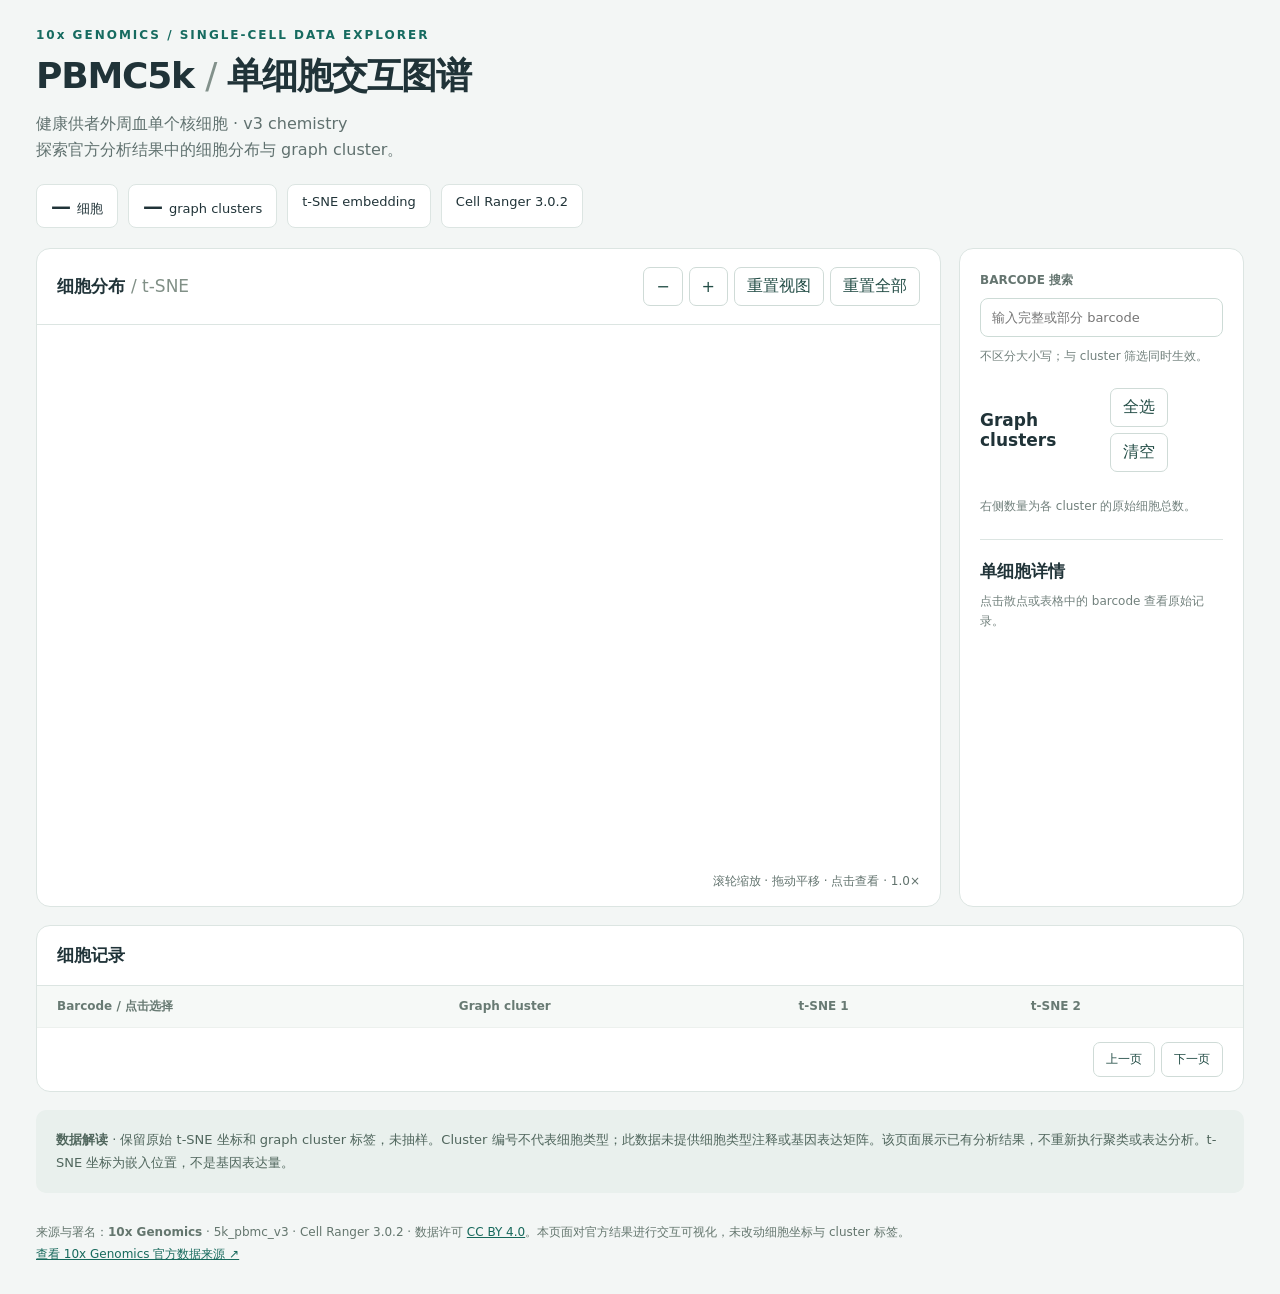
<file: examples/pbmc5k/agent-site.html>
<!DOCTYPE html><html lang="zh-CN"><head><meta charset="UTF-8"><meta name="viewport" content="width=device-width,initial-scale=1"><title>PBMC5k · 单细胞交互图谱</title><style>:root{font-family:Inter,system-ui,-apple-system,sans-serif;color:#203338;background:#f3f6f5;--line:#dce5e2;--accent:#166b60}*{box-sizing:border-box}body{margin:0}header,main,footer{max-width:1440px;margin:auto;padding:28px 36px}header{padding-bottom:20px}.eyebrow{font-size:12px;letter-spacing:2px;color:var(--accent);font-weight:750}h1{font-size:36px;letter-spacing:-1.2px;margin:10px 0}p{line-height:1.65;color:#60716f;margin:8px 0}.badges{display:flex;flex-wrap:wrap;gap:10px;margin-top:20px}.badge{padding:9px 14px;border:1px solid var(--line);background:white;border-radius:8px;font-size:13px}.badge strong{font-size:20px;margin-right:6px}main{padding-top:0}.layout{display:grid;grid-template-columns:minmax(0,1fr) 285px;gap:18px}.panel{background:#fff;border:1px solid var(--line);border-radius:14px;overflow:hidden}.panelhead{padding:18px 20px;border-bottom:1px solid var(--line);display:flex;align-items:center;justify-content:space-between;gap:12px;flex-wrap:wrap}h2{font-size:17px;margin:0}button,input{font:inherit}button{cursor:pointer;border:1px solid #cfdbd7;border-radius:7px;background:white;color:#234d46;padding:8px 12px}button:hover{background:#edf5f2}button:disabled{opacity:.4;cursor:default}button:focus-visible,input:focus-visible,canvas:focus-visible{outline:3px solid #65a799;outline-offset:3px}.tools{display:flex;gap:6px;flex-wrap:wrap}.search{width:100%;border:1px solid #cddbd6;border-radius:8px;padding:11px;font-size:13px;margin:9px 0}.side{padding:20px}.label{font-size:12px;font-weight:700;color:#657570}.legend{display:grid;gap:5px;margin:12px 0}.cluster{display:flex;align-items:center;gap:9px;border-radius:7px;padding:9px 5px;cursor:pointer;font-size:13px}.cluster:hover{background:#f3f7f5}.cluster input{accent-color:var(--accent)}.dot{width:10px;height:10px;border-radius:50%;flex:none}.cluster .n{margin-left:auto;color:#667672;font-variant-numeric:tabular-nums}.hint{font-size:12px;color:#72817d;line-height:1.7}.plotwrap{position:relative;height:530px;margin:8px 12px 0}canvas{width:100%;height:100%;display:block;touch-action:none;cursor:crosshair}.plotfoot{display:flex;justify-content:space-between;gap:12px;padding:10px 20px 16px;font-size:12px;color:#62736e}.empty{position:absolute;left:50%;top:45%;transform:translate(-50%,-50%);background:#fff;padding:20px;border:1px solid var(--line);border-radius:10px;pointer-events:none;text-align:center}.tooltip{position:absolute;pointer-events:none;background:#173e37;color:white;padding:9px 12px;border-radius:7px;font-size:12px;white-space:pre-line;z-index:2}.detail{margin-top:22px;border-top:1px solid var(--line);padding-top:20px}dl{font-size:12px;margin:12px 0}dt{color:#697a74;margin-top:12px}dd{margin:5px 0;overflow-wrap:anywhere;font-variant-numeric:tabular-nums}.tablepanel{margin-top:18px}.tablewrap{overflow:auto;max-height:450px}table{border-collapse:collapse;width:100%;font-size:13px;text-align:left}th{background:#f6f9f7;color:#687a73;font-size:12px;position:sticky;top:0}th,td{padding:12px 20px;border-bottom:1px solid #edf1ee}td{font-variant-numeric:tabular-nums}tr.selected{background:#eaf5f0}.cellbutton{font-family:ui-monospace,monospace;padding:0;border:0;background:transparent;color:#17695c}tfoot td{color:#6a7b75}.pagination{display:flex;align-items:center;justify-content:space-between;gap:12px;padding:14px 20px;font-size:12px}.notice{margin-top:18px;padding:18px 20px;background:#e9f0ed;border-radius:10px;font-size:13px;line-height:1.8;color:#50665d}footer{font-size:12px;color:#64766e;padding-top:0;line-height:1.9}a{color:#17695c}#status{font-size:12px;color:#63776d}@media(max-width:850px){header,main,footer{padding-left:16px;padding-right:16px}.layout{grid-template-columns:1fr}.plotwrap{height:440px}.legend{grid-template-columns:1fr 1fr}.side{padding:18px}h1{font-size:29px}}@media(max-width:450px){.plotwrap{height:360px}.plotfoot{flex-direction:column}}</style></head><body><header><div class="eyebrow">10x GENOMICS / SINGLE-CELL DATA EXPLORER</div><h1>PBMC5k <span style="font-weight:400;color:#82918b">/</span> 单细胞交互图谱</h1><p>健康供者外周血单个核细胞 · v3 chemistry<br>探索官方分析结果中的细胞分布与 graph cluster。</p><div class="badges"><span class="badge"><strong id="total">—</strong>细胞</span><span class="badge"><strong id="clusters">—</strong>graph clusters</span><span class="badge">t-SNE embedding</span><span class="badge">Cell Ranger 3.0.2</span></div></header><main><div class="layout"><section class="panel"><div class="panelhead"><h2>细胞分布 <span style="color:#819087;font-weight:400">/ t-SNE</span></h2><div class="tools"><button id="zoomout" aria-label="缩小">−</button><button id="zoomin" aria-label="放大">+</button><button id="resetview">重置视图</button><button id="resetall">重置全部</button></div></div><div class="plotwrap" id="plotwrap"><canvas id="plot" tabindex="0" aria-label="t-SNE 散点图。方向键平移，加减键缩放，0 重置视图；可使用下方表格选择单个细胞。"></canvas><div id="empty" class="empty" hidden>没有匹配的细胞<br><small>尝试清空搜索或选择其他 cluster</small></div><div id="tooltip" class="tooltip" hidden></div></div><div class="plotfoot"><span id="plotcount" aria-live="polite"></span><span>滚轮缩放 · 拖动平移 · 点击查看 · <span id="zoomlabel">1.0×</span></span></div></section><aside class="panel side"><label class="label" for="search">BARCODE 搜索</label><input id="search" class="search" type="search" placeholder="输入完整或部分 barcode" autocomplete="off" spellcheck="false"><div class="hint">不区分大小写；与 cluster 筛选同时生效。</div><div style="display:flex;justify-content:space-between;align-items:center;margin-top:22px"><h2>Graph clusters</h2><div class="tools"><button id="all">全选</button><button id="none">清空</button></div></div><div class="legend" id="legend"></div><div class="hint">右侧数量为各 cluster 的原始细胞总数。</div><section class="detail"><h2>单细胞详情</h2><p class="hint" id="detailhint">点击散点或表格中的 barcode 查看原始记录。</p><dl id="details"></dl></section></aside></div><section class="panel tablepanel"><div class="panelhead"><h2>细胞记录</h2><span id="status" aria-live="polite"></span></div><div class="tablewrap"><table><thead><tr><th scope="col">Barcode / 点击选择</th><th scope="col">Graph cluster</th><th scope="col">t-SNE 1</th><th scope="col">t-SNE 2</th></tr></thead><tbody id="tbody"></tbody></table></div><div class="pagination"><span id="pager" aria-live="polite"></span><div class="tools"><button id="prev">上一页</button><button id="next">下一页</button></div></div></section><div class="notice"><strong>数据解读</strong> · 保留原始 t-SNE 坐标和 graph cluster 标签，未抽样。Cluster 编号不代表细胞类型；此数据未提供细胞类型注释或基因表达矩阵。该页面展示已有分析结果，不重新执行聚类或表达分析。t-SNE 坐标为嵌入位置，不是基因表达量。</div></main><footer>来源与署名：<strong>10x Genomics</strong> · 5k_pbmc_v3 · Cell Ranger 3.0.2 · 数据许可 <a href="https://creativecommons.org/licenses/by/4.0/" target="_blank" rel="noopener noreferrer">CC BY 4.0</a>。本页面对官方结果进行交互可视化，未改动细胞坐标与 cluster 标签。<br><a href="https://www.10xgenomics.com/datasets/5-k-peripheral-blood-mononuclear-cells-pbm-cs-from-a-healthy-donor-v-3-chemistry-3-1-standard-3-0-2" target="_blank" rel="noopener noreferrer">查看 10x Genomics 官方数据来源 ↗</a></footer><script>(()=>{'use strict';const $=id=>document.getElementById(id);const {columns,rows}=window.DBA_DATA;const ix=Object.fromEntries(columns.map((c,i)=>[c,i]));const num=s=>String(s).trim()===''?NaN:Number(s);const data=rows.map((r,i)=>({i,raw:r,id:r[ix.barcode],x:num(r[ix.tsne_1]),y:num(r[ix.tsne_2]),cluster:r[ix.cluster]}));const valid=d=>Number.isFinite(d.x)&&Number.isFinite(d.y);const labels=[...new Set(data.map(d=>d.cluster))].sort((a,b)=>a.localeCompare(b,undefined,{numeric:true}));const colors=['#257d9d','#dc7b42','#579b69','#8a6cba','#c2577c','#b39a32','#3a9f9f','#747fab'];const color=new Map(labels.map((l,i)=>[l,colors[i%colors.length]]));const enabled=new Set(labels);let filtered=data.slice(),shown=filtered.filter(valid),page=0,selected=null,zoom=1,panX=0,panY=0,w=0,h=0,scale=1;const size=25;const points=data.filter(valid);const minX=Math.min(...points.map(d=>d.x)),maxX=Math.max(...points.map(d=>d.x)),minY=Math.min(...points.map(d=>d.y)),maxY=Math.max(...points.map(d=>d.y));const midX=(minX+maxX)/2,midY=(minY+maxY)/2;const canvas=$('plot'),ctx=canvas.getContext('2d');$('total').textContent=data.length.toLocaleString();$('clusters').textContent=labels.length;const checks=[];labels.forEach(l=>{const label=document.createElement('label');label.className='cluster';const input=document.createElement('input');input.type='checkbox';input.checked=true;input.setAttribute('aria-label',l);checks.push([input,l]);input.addEventListener('change',()=>{input.checked?enabled.add(l):enabled.delete(l);apply()});const dot=document.createElement('span');dot.className='dot';dot.style.background=color.get(l);const text=document.createElement('span');text.textContent=l;const n=document.createElement('span');n.className='n';n.textContent=data.filter(d=>d.cluster===l).length.toLocaleString();label.append(input,dot,text,n);$('legend').append(label)});function xy(d){return [w/2+(d.x-midX)*scale*zoom+panX,h/2-(d.y-midY)*scale*zoom+panY]}function draw(){ctx.clearRect(0,0,w,h);ctx.save();ctx.strokeStyle='#eef2ef';ctx.lineWidth=1;for(let a=45;a<w;a+=65){ctx.beginPath();ctx.moveTo(a,12);ctx.lineTo(a,h-34);ctx.stroke()}for(let a=25;a<h-34;a+=65){ctx.beginPath();ctx.moveTo(36,a);ctx.lineTo(w-12,a);ctx.stroke()}ctx.restore();ctx.save();ctx.beginPath();ctx.rect(35,10,w-45,h-45);ctx.clip();for(const d of shown){const [x,y]=xy(d);ctx.fillStyle=color.get(d.cluster);ctx.globalAlpha=.78;ctx.beginPath();ctx.arc(x,y,2.5,0,Math.PI*2);ctx.fill()}ctx.globalAlpha=1;if(selected&&shown.includes(selected)){const [x,y]=xy(selected);ctx.strokeStyle='#183e34';ctx.lineWidth=2;ctx.beginPath();ctx.arc(x,y,6,0,Math.PI*2);ctx.stroke();ctx.strokeStyle='white';ctx.lineWidth=1;ctx.beginPath();ctx.arc(x,y,4,0,Math.PI*2);ctx.stroke()}ctx.restore();ctx.fillStyle='#6e8177';ctx.font='12px system-ui';ctx.textAlign='center';ctx.fillText('t-SNE 1',w/2,h-7);ctx.save();ctx.translate(14,h/2);ctx.rotate(-Math.PI/2);ctx.fillText('t-SNE 2',0,0);ctx.restore();$('zoomlabel').textContent=zoom.toFixed(1)+'×'}function resize(){const box=canvas.getBoundingClientRect();w=box.width;h=box.height;const dpr=window.devicePixelRatio||1;canvas.width=Math.round(w*dpr);canvas.height=Math.round(h*dpr);ctx.setTransform(dpr,0,0,dpr,0,0);scale=Math.min((w-100)/(maxX-minX||1),(h-95)/(maxY-minY||1));draw()}function detail(d){selected=d;$('details').replaceChildren();$('detailhint').textContent=d?'所选细胞的完整原始字段':'点击散点或表格中的 barcode 查看原始记录。';if(d)columns.forEach((c,i)=>{const dt=document.createElement('dt'),dd=document.createElement('dd');dt.textContent=c;dd.textContent=d.raw[i];$('details').append(dt,dd)});draw();table()}function table(){$('tbody').replaceChildren();const totalPages=Math.max(1,Math.ceil(filtered.length/size));page=Math.min(page,totalPages-1);for(const d of filtered.slice(page*size,(page+1)*size)){const tr=document.createElement('tr');if(d===selected)tr.className='selected';const td=document.createElement('td'),button=document.createElement('button');button.className='cellbutton';button.textContent=d.id;button.setAttribute('aria-label','查看细胞 '+d.id);button.onclick=()=>detail(d);td.append(button);tr.append(td);for(const val of [d.cluster,d.raw[ix.tsne_1],d.raw[ix.tsne_2]]){const td=document.createElement('td');td.textContent=val;tr.append(td)}$('tbody').append(tr)}if(!filtered.length){const tr=document.createElement('tr'),td=document.createElement('td');td.colSpan=4;td.textContent='没有匹配的细胞。请调整搜索或筛选。';tr.append(td);$('tbody').append(tr)}$('pager').textContent=`第 ${page+1} / ${totalPages} 页 · 每页 ${size} 条 · 共 ${filtered.length.toLocaleString()} 条`;$('prev').disabled=page===0;$('next').disabled=page>=totalPages-1;$('status').textContent=`当前匹配 ${filtered.length.toLocaleString()} / ${data.length.toLocaleString()} 个细胞`}function apply(){const q=$('search').value.trim().toLowerCase();filtered=data.filter(d=>enabled.has(d.cluster)&&d.id.toLowerCase().includes(q));shown=filtered.filter(valid);page=0;if(selected&&!filtered.includes(selected))detail(null);$('empty').hidden=shown.length>0;$('plotcount').textContent=`绘制 ${shown.length.toLocaleString()} / 全部 ${data.length.toLocaleString()} 个细胞 · 无效坐标 ${filtered.length-shown.length}`;$('tooltip').hidden=true;table();draw()}function reset(){zoom=1;panX=panY=0;draw()}function zoomAt(f,x=w/2,y=h/2){const z=Math.max(.5,Math.min(20,zoom*f));const ratio=z/zoom;panX=x-w/2-(x-w/2-panX)*ratio;panY=y-h/2-(y-h/2-panY)*ratio;zoom=z;draw()}$('search').addEventListener('input',apply);function setAll(on){enabled.clear();checks.forEach(([input,l])=>{input.checked=on;if(on)enabled.add(l)});apply()}$('all').onclick=()=>setAll(true);$('none').onclick=()=>setAll(false);$('resetview').onclick=reset;$('resetall').onclick=()=>{$('search').value='';selected=null;setAll(true);detail(null);reset()};$('zoomin').onclick=()=>zoomAt(1.3);$('zoomout').onclick=()=>zoomAt(1/1.3);$('prev').onclick=()=>{page--;table()};$('next').onclick=()=>{page++;table()};function position(e){const r=canvas.getBoundingClientRect();return [e.clientX-r.left,e.clientY-r.top]}function hit(x,y){if(x<35||x>w-10||y<10||y>h-35)return null;let best=null,dist=64;for(const d of shown){const p=xy(d),dd=(p[0]-x)**2+(p[1]-y)**2;if(dd<dist){dist=dd;best=d}}return best}let drag=null;canvas.addEventListener('pointerdown',e=>{const [x,y]=position(e);drag={x,y,startX:x,startY:y,moved:false};canvas.setPointerCapture(e.pointerId);$('tooltip').hidden=true});canvas.addEventListener('pointermove',e=>{const [x,y]=position(e);if(drag){if(Math.hypot(x-drag.startX,y-drag.startY)>4)drag.moved=true;panX+=x-drag.x;panY+=y-drag.y;drag.x=x;drag.y=y;draw();return}const d=hit(x,y);$('tooltip').hidden=!d;if(d){$('tooltip').textContent=d.id+'\n'+d.cluster;$('tooltip').style.left=Math.max(0,Math.min(w-210,x+12))+'px';$('tooltip').style.top=Math.max(0,y-55)+'px'}});canvas.addEventListener('pointerup',e=>{if(drag&&!drag.moved){const [x,y]=position(e);const d=hit(x,y);if(d)detail(d)}drag=null;if(canvas.hasPointerCapture(e.pointerId))canvas.releasePointerCapture(e.pointerId)});canvas.addEventListener('pointercancel',()=>{drag=null});canvas.addEventListener('pointerleave',()=>{$('tooltip').hidden=true});canvas.addEventListener('wheel',e=>{e.preventDefault();const [x,y]=position(e);zoomAt(Math.exp(-e.deltaY*.0015),x,y);$('tooltip').hidden=true},{passive:false});canvas.addEventListener('keydown',e=>{if(!['+','=','-','0','ArrowLeft','ArrowRight','ArrowUp','ArrowDown'].includes(e.key))return;e.preventDefault();if(e.key==='+'||e.key==='=')zoomAt(1.3);else if(e.key==='-')zoomAt(1/1.3);else if(e.key==='0')reset();else{if(e.key==='ArrowLeft')panX-=30;if(e.key==='ArrowRight')panX+=30;if(e.key==='ArrowUp')panY-=30;if(e.key==='ArrowDown')panY+=30;draw()}});new ResizeObserver(resize).observe(canvas);resize();apply()})();</script></body></html>
</file>
